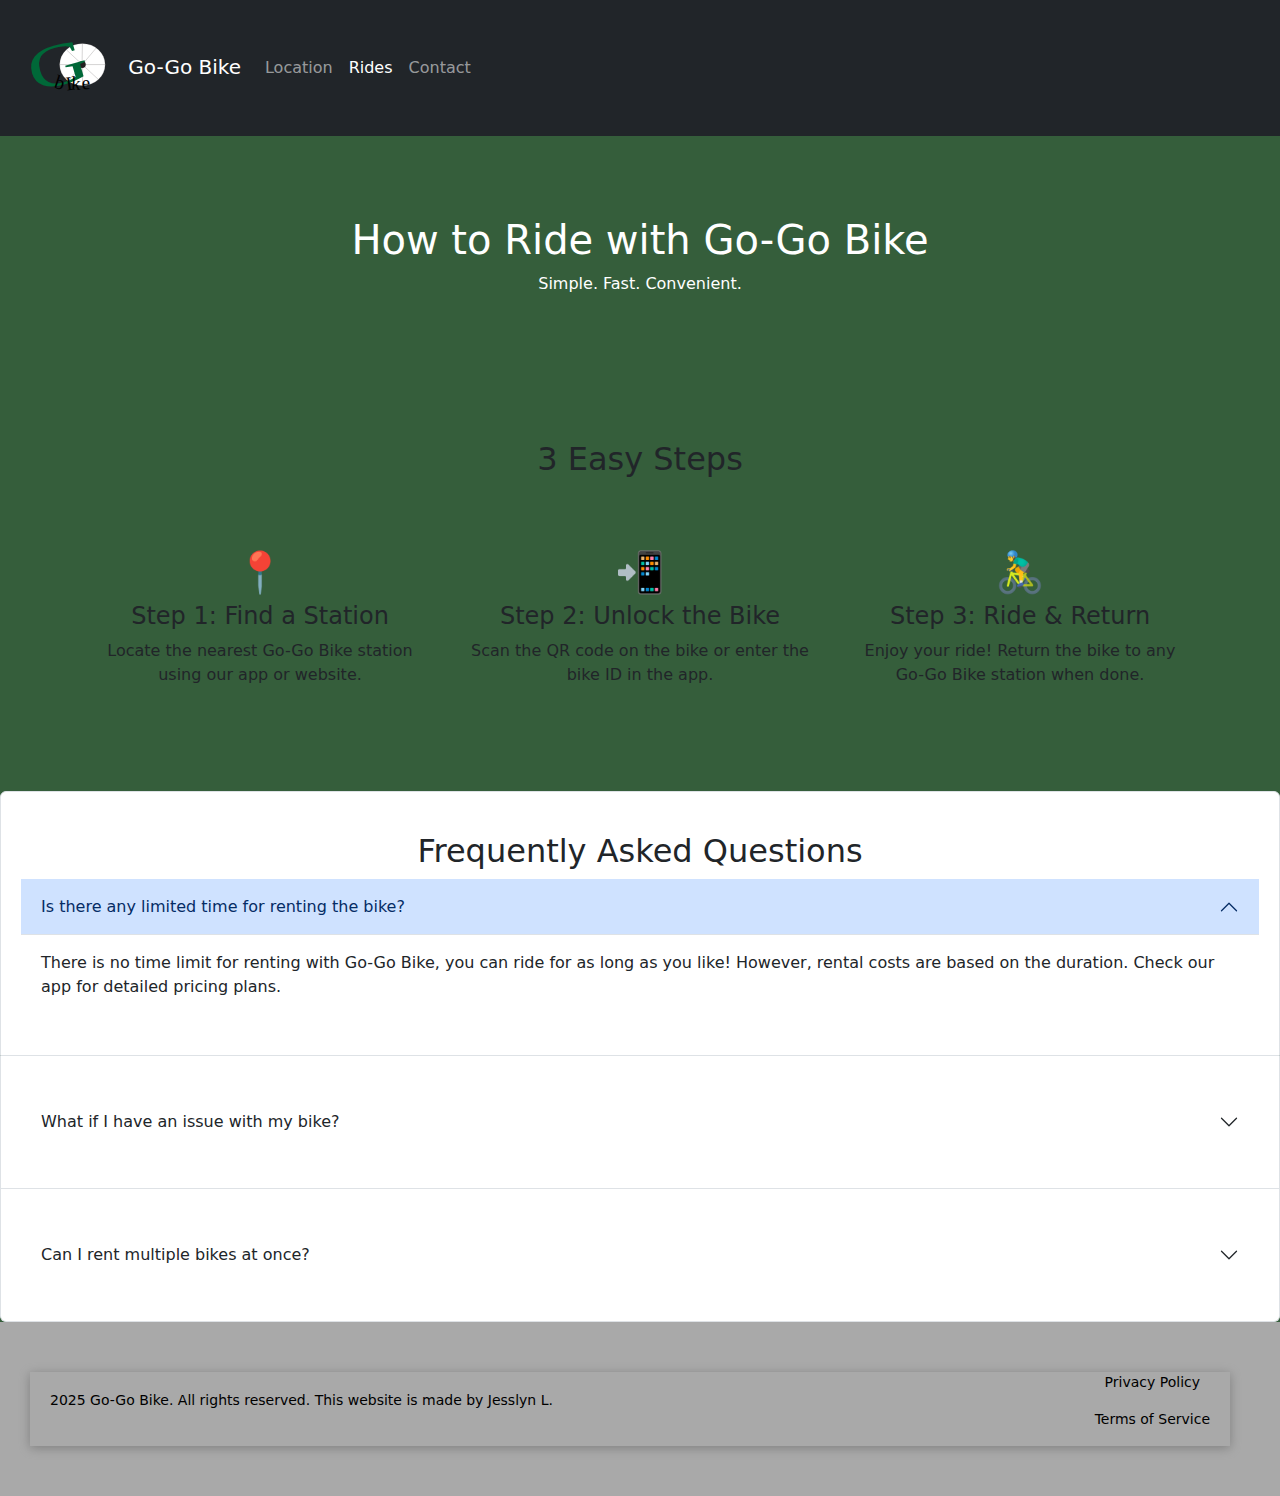
<file: rides.html>
<!DOCTYPE html>
<html lang="en">

<head>
    <meta charset="UTF-8">
    <meta name="viewport" content="width=device-width, initial-scale=1.0">
    <title>Rides</title>
    <link rel="stylesheet" href="https://cdn.jsdelivr.net/npm/bootstrap@5.3.0/dist/css/bootstrap.min.css">
    <script src="https://cdn.jsdelivr.net/npm/bootstrap@5.3.0/dist/js/bootstrap.bundle.min.js"></script>
    <style>
        body{
            background-color: rgba(53, 94, 59);
        }

        
        .intro {
            background: url('https://source.unsplash.com/1600x600/?bicycle,city') center/cover no-repeat;
            color: white;
            text-align: center;
            padding: 80px 20px;
        }

        .step {
            text-align: center;
            padding: 40px 20px;
        }

        .step-emoji {
            font-size: 40px;
            color: #007bff;
        }


        .accordion-item {
            background-color: white;
            padding: 40px 20px;
        }

        .footer {
    background-color: darkgray;
    color: black;
    padding: 20px 0;
    font-size: 14px;
    text-align: right;
    }

  .footer-container {
    display: flex;
    justify-content: space-between;
    align-items: center;
    max-width: 1200px;
    margin: 30px;
    padding: 0 20px;
    box-shadow: 0 2px 10px grey;
    }
    </style>
</head>

<body>
    <nav class="navbar navbar-dark bg-dark navbar-expand-lg">
        <div class="container-fluid">
            <a class="navbar-brand" href="#">
                <img src= "./images/GWDSBOOTSTRAP_Logo.svg" alt="Logo" width="110" height="110" class="d-inline-block align-text-center">
                Go-Go Bike
              </a>
          <button class="navbar-toggler" type="button" data-bs-toggle="collapse" data-bs-target="#navbarSupportedContent" aria-controls="navbarSupportedContent" aria-expanded="false" aria-label="Toggle navigation">
            <span class="navbar-toggler-icon"></span>
          </button>
          <div class="collapse navbar-collapse" id="navbarSupportedContent">
            <ul class="navbar-nav me-auto mb-2 mb-lg-0">
              <li class="nav-item">
                <a class="nav-link" href="#">Location</a>
              </li>
            </li>
                <li class="nav-item">
                  <a class="nav-link active" aria-current="page"  href="#">Rides</a>
              <li class="nav-item">
                <a class="nav-link" href="#">Contact</a>        
      </nav>

    

<div>
    <div class="intro">
        <h1>How to Ride with Go-Go Bike</h1>
        <p>Simple. Fast. Convenient.</p>
 </div>

  
    <div class="container my-5">
        <h2 class="text-center">3 Easy Steps</h2>
        <div class="row mt-4">

           
            <div class="col-md-4 step">
                <div class="step-emoji">📍</div>
                <h4>Step 1: Find a Station</h4>
                <p>Locate the nearest Go-Go Bike station using our app or website.</p>
            </div>

           
            <div class="col-md-4 step">
                <div class="step-emoji">📲</div>
                <h4>Step 2: Unlock the Bike</h4>
                <p>Scan the QR code on the bike or enter the bike ID in the app.</p>
            </div>

           
            <div class="col-md-4 step">
                <div class="step-emoji">🚴‍♂️</div>
                <h4>Step 3: Ride & Return</h4>
                <p>Enjoy your ride! Return the bike to any Go-Go Bike station when done.</p>
            </div>

        </div>
    </div>

    <div class="accordion" id="accordionExample">
        <div class="accordion-item">
          <h2 class="text-center">Frequently Asked Questions</h2>

            <button class="accordion-button" type="button" data-bs-toggle="collapse" data-bs-target="#collapseOne" aria-expanded="true" aria-controls="collapseOne">
             Is there any limited time for renting the bike?
            </button>
          </h2>
          <div id="collapseOne" class="accordion-collapse collapse show" data-bs-parent="#accordionExample">
            <div class="accordion-body">
            There is no time limit for renting with Go-Go Bike, you can ride for as long as you like! However, rental costs are based on the duration. Check our app for detailed pricing plans.
            </div>
          </div>
        </div>
        <div class="accordion-item">
          <h2 class="accordion-header">
            <button class="accordion-button collapsed" type="button" data-bs-toggle="collapse" data-bs-target="#collapseTwo" aria-expanded="false" aria-controls="collapseTwo">
              What if I have an issue with my bike?
            </button>
          </h2>
          <div id="collapseTwo" class="accordion-collapse collapse" data-bs-parent="#accordionExample">
            <div class="accordion-body"> 
            If you experience any issues, return the bike to the nearest station and report it via the app. Or you can contact the staff throught the contact information we provided on the website.
            </div>
          </div>
        </div>
        <div class="accordion-item">
          <h2 class="accordion-header">
            <button class="accordion-button collapsed" type="button" data-bs-toggle="collapse" data-bs-target="#collapseThree" aria-expanded="false" aria-controls="collapseThree">
            Can I rent multiple bikes at once?
            </button>
          </h2>
          <div id="collapseThree" class="accordion-collapse collapse" data-bs-parent="#accordionExample">
            <div class="accordion-body">
                Yes! You can rent multiple bikes under one account for friends and family.
              
            </div>
          </div>
        </div>
      </div>

    

 
    <footer class="footer">
        <div class="footer-container">
          <div class="text-center">
            <p> 2025 Go-Go Bike. All rights reserved. This website is made by Jesslyn L.</p>
          </div>
          <div class="text-center">
              <p>Privacy Policy</p>
              <p>Terms of Service</p>
          </div>
        </div>
      </footer>

   
    

</body>

</html>
</file>
